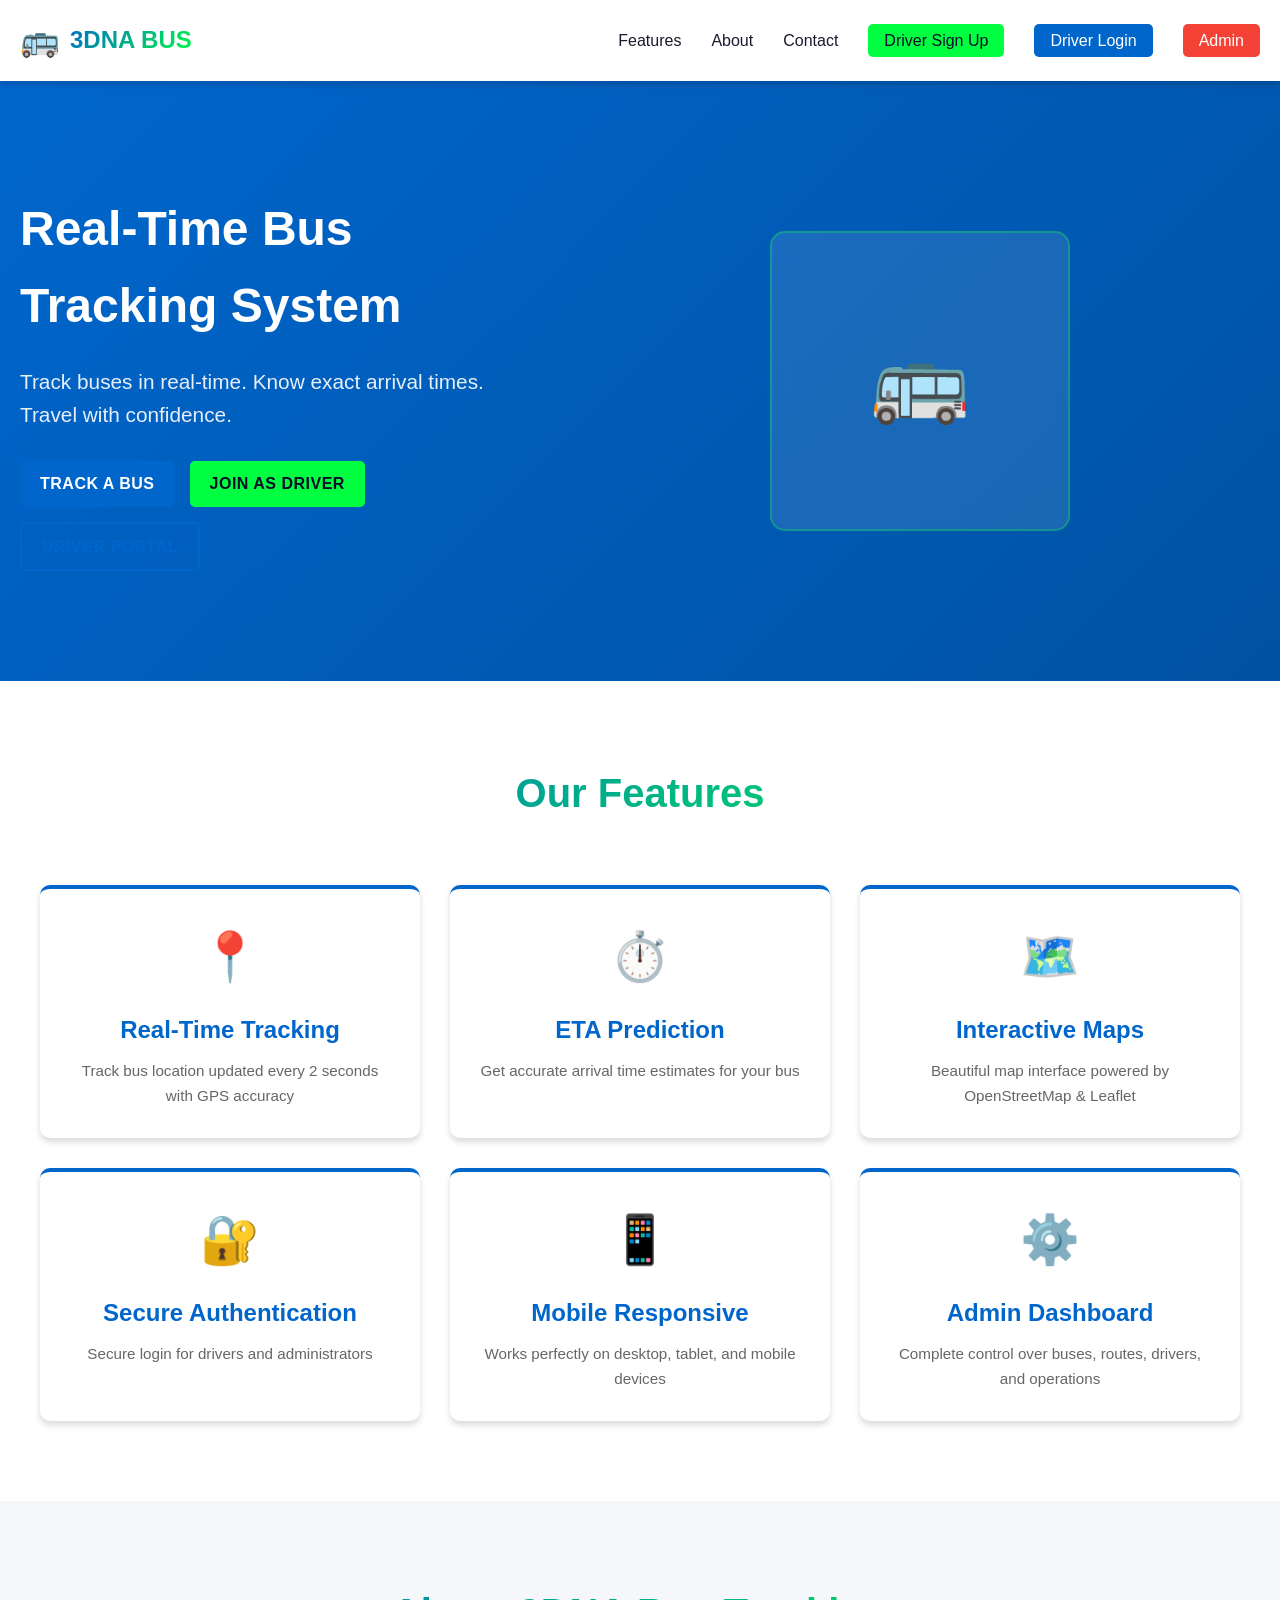
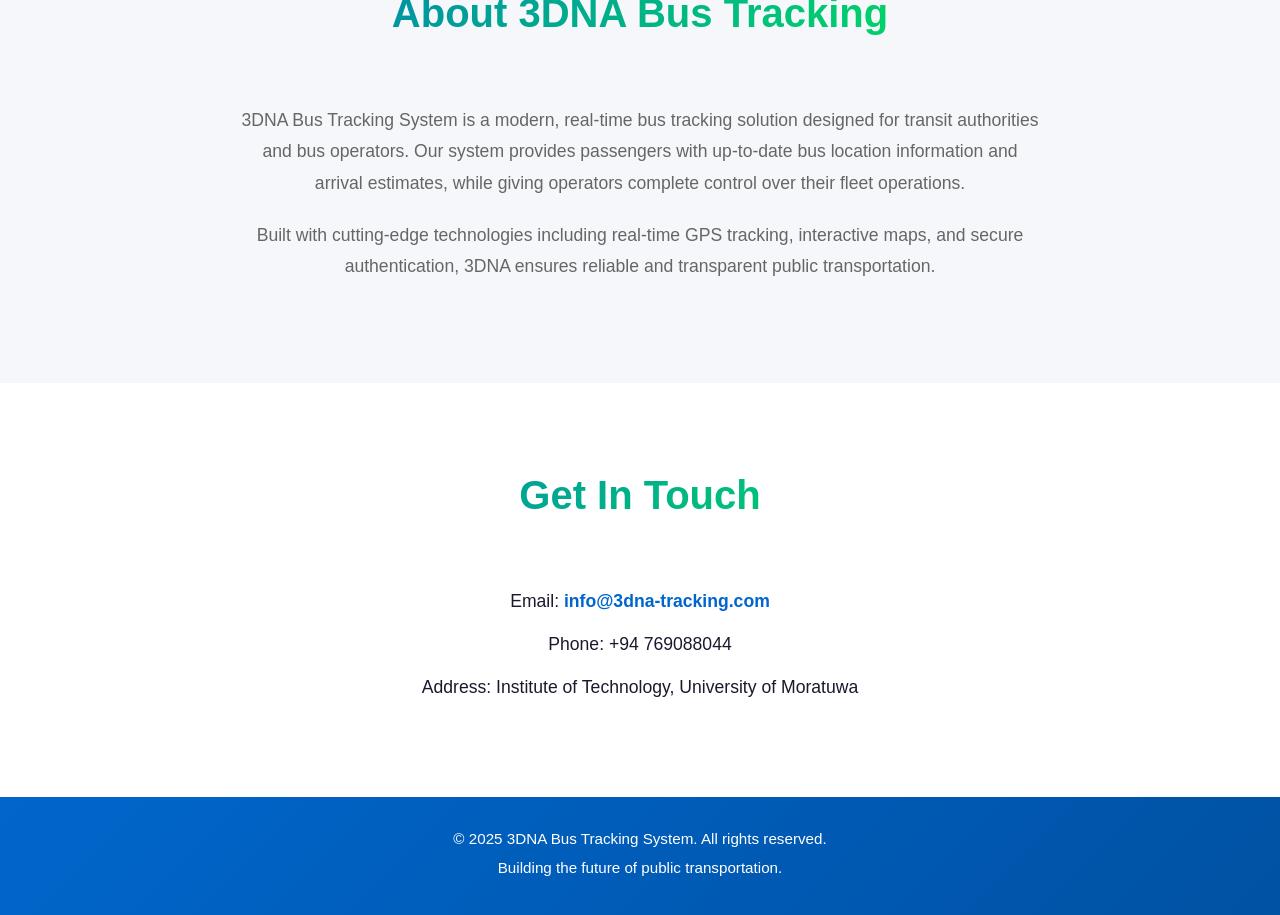
<file: 3DNA/frontend/pages/index.html>
<!DOCTYPE html>
<html lang="en">
<head>
    <meta charset="UTF-8">
    <meta name="viewport" content="width=device-width, initial-scale=1.0">
    <title>3DNA Bus Tracking System</title>
    <link rel="stylesheet" href="../css/styles.css">
    <link rel="stylesheet" href="../css/landing.css">
</head>
<body>
    <!-- Navigation Bar -->
    <nav class="navbar">
        <div class="nav-container">
            <div class="logo">
                <span class="logo-icon">🚌</span>
                <span class="logo-text">3DNA BUS</span>
            </div>
            <ul class="nav-links">
                <li><a href="#features">Features</a></li>
                <li><a href="#about">About</a></li>
                <li><a href="#contact">Contact</a></li>
                <li><a href="driver-signup.html" class="btn-signup">Driver Sign Up</a></li>
                <li><a href="driver-login.html" class="btn-login">Driver Login</a></li>
                <li><a href="admin-login.html" class="btn-admin">Admin</a></li>
            </ul>
        </div>
    </nav>

    <!-- Hero Section -->
    <section class="hero">
        <div class="hero-content">
            <h1>Real-Time Bus Tracking System</h1>
            <p>Track buses in real-time. Know exact arrival times. Travel with confidence.</p>
            <div class="hero-buttons">
                <a href="tracking-map.html" class="btn btn-primary">Track a Bus</a>
                <a href="driver-signup.html" class="btn btn-secondary">Join as Driver</a>
                <a href="driver-login.html" class="btn btn-secondary-outline">Driver Portal</a>
            </div>
        </div>
        <div class="hero-image">
            <div class="map-preview">
                <div class="bus-icon">🚌</div>
            </div>
        </div>
    </section>

    <!-- Features Section -->
    <section id="features" class="features">
        <h2>Our Features</h2>
        <div class="features-grid">
            <div class="feature-card">
                <div class="feature-icon">📍</div>
                <h3>Real-Time Tracking</h3>
                <p>Track bus location updated every 2 seconds with GPS accuracy</p>
            </div>
            <div class="feature-card">
                <div class="feature-icon">⏱️</div>
                <h3>ETA Prediction</h3>
                <p>Get accurate arrival time estimates for your bus</p>
            </div>
            <div class="feature-card">
                <div class="feature-icon">🗺️</div>
                <h3>Interactive Maps</h3>
                <p>Beautiful map interface powered by OpenStreetMap & Leaflet</p>
            </div>
            <div class="feature-card">
                <div class="feature-icon">🔐</div>
                <h3>Secure Authentication</h3>
                <p>Secure login for drivers and administrators</p>
            </div>
            <div class="feature-card">
                <div class="feature-icon">📱</div>
                <h3>Mobile Responsive</h3>
                <p>Works perfectly on desktop, tablet, and mobile devices</p>
            </div>
            <div class="feature-card">
                <div class="feature-icon">⚙️</div>
                <h3>Admin Dashboard</h3>
                <p>Complete control over buses, routes, drivers, and operations</p>
            </div>
        </div>
    </section>

    <!-- About Section -->
    <section id="about" class="about">
        <h2>About 3DNA Bus Tracking</h2>
        <div class="about-content">
            <p>3DNA Bus Tracking System is a modern, real-time bus tracking solution designed for transit authorities and bus operators. Our system provides passengers with up-to-date bus location information and arrival estimates, while giving operators complete control over their fleet operations.</p>
            <p>Built with cutting-edge technologies including real-time GPS tracking, interactive maps, and secure authentication, 3DNA ensures reliable and transparent public transportation.</p>
        </div>
    </section>

    <!-- Contact Section -->
    <section id="contact" class="contact">
        <h2>Get In Touch</h2>
        <div class="contact-info">
            <p>Email: <a href="mailto:info@3dna-tracking.com">info@3dna-tracking.com</a></p>
            <p>Phone: +94 769088044</p>
            <p>Address: Institute of Technology, University of Moratuwa</p>
        </div>
    </section>

    <!-- Footer -->
    <footer class="footer">
        <p>&copy; 2025 3DNA Bus Tracking System. All rights reserved.</p>
        <p>Building the future of public transportation.</p>
    </footer>
</body>
</html>
</file>
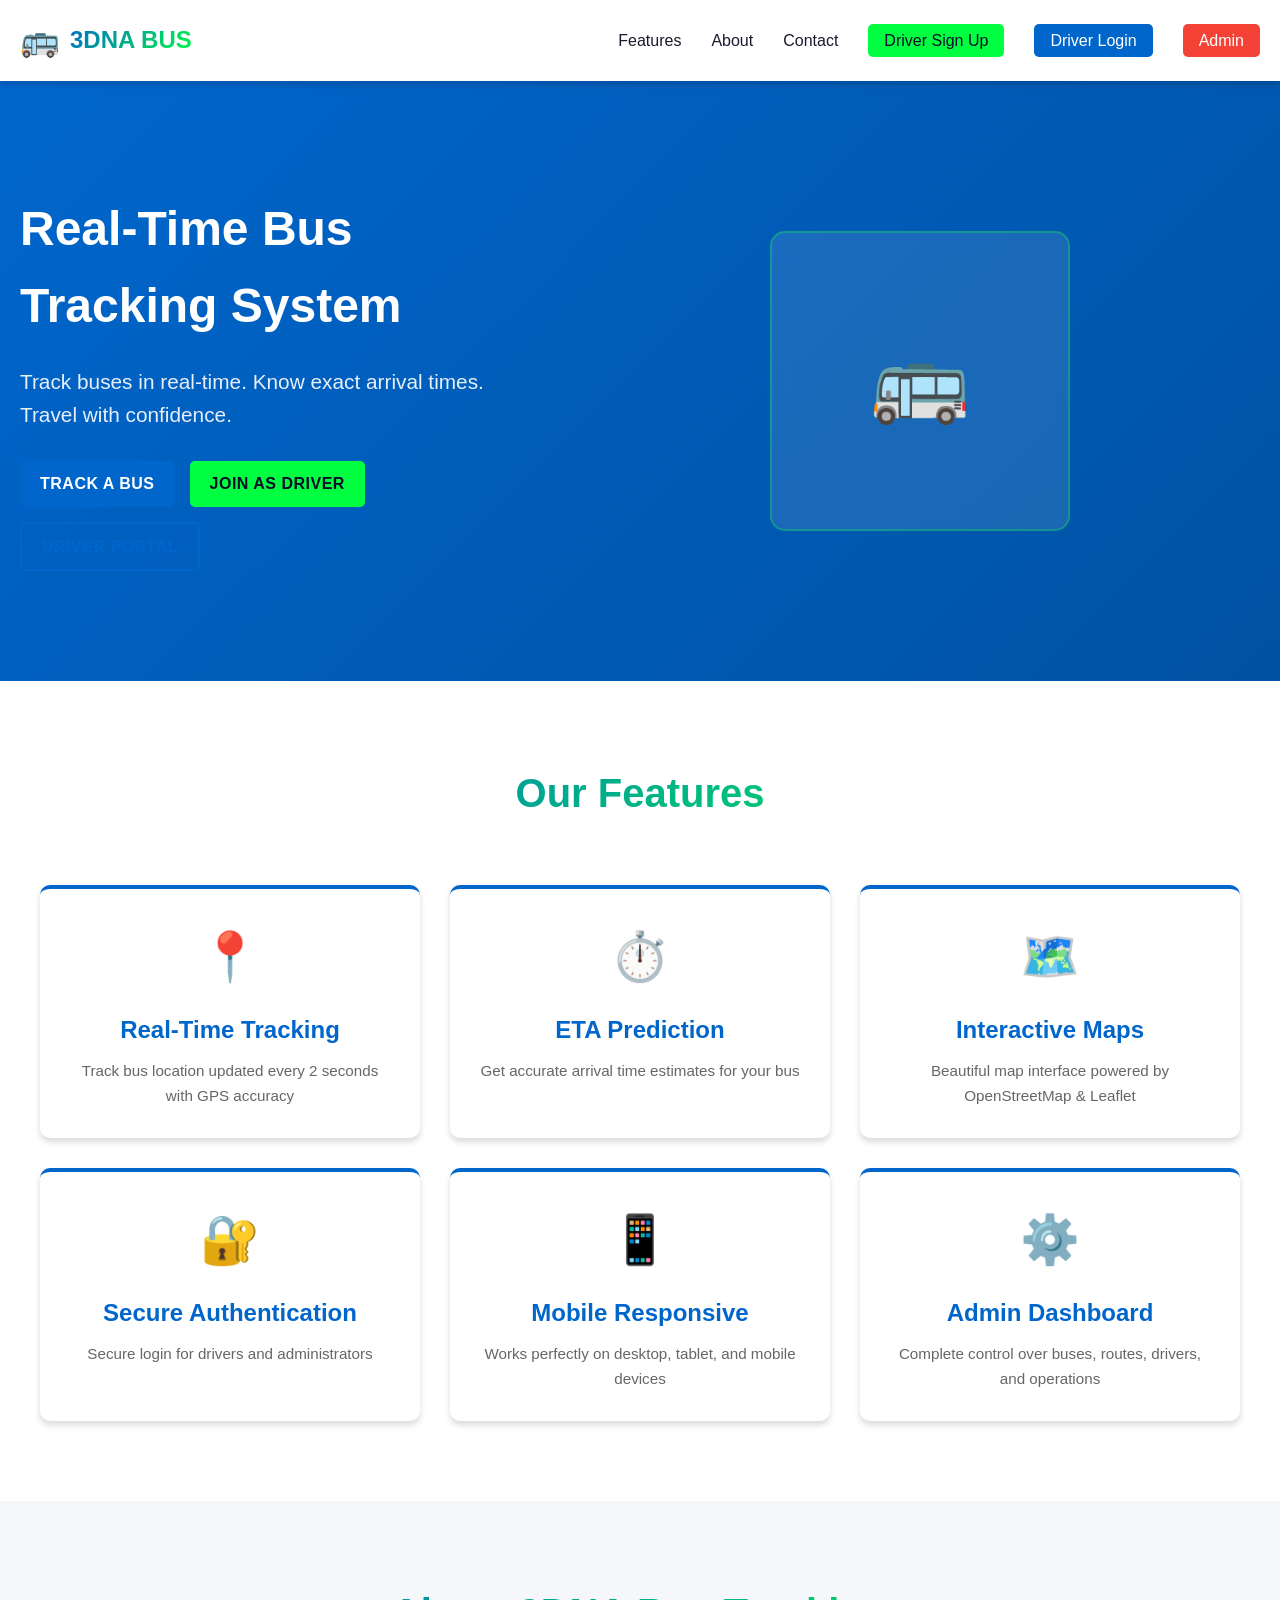
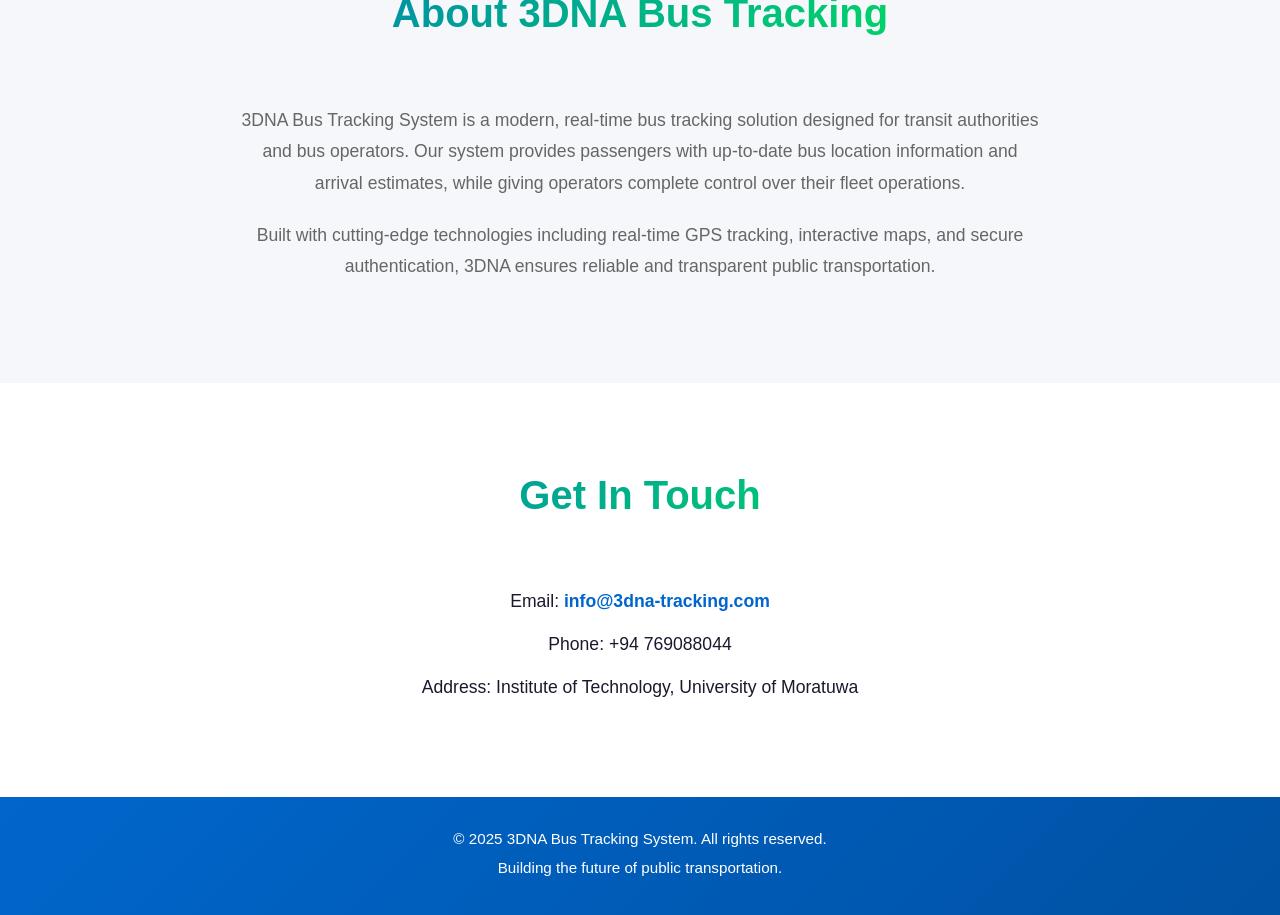
<file: 3DNA/frontend/pages/admin-dashboard.html>
<!DOCTYPE html>
<html lang="en">
<head>
    <meta charset="UTF-8">
    <meta name="viewport" content="width=device-width, initial-scale=1.0">
    <title>Admin Dashboard - 3DNA Bus Tracking</title>
    <link rel="stylesheet" href="../css/styles.css">
    <link rel="stylesheet" href="../css/admin-dashboard.css">
</head>
<body>
    <!-- Navigation -->
    <nav class="navbar admin-navbar">
        <div class="nav-container">
            <div class="logo">
                <span class="logo-icon">🚌</span>
                <span class="logo-text">3DNA ADMIN</span>
            </div>
            <ul class="nav-links">
                <li><a href="#" onclick="loadSection('dashboard')">Dashboard</a></li>
                <li><a href="#" onclick="loadSection('buses')">Buses</a></li>
                <li><a href="#" onclick="loadSection('routes')">Routes</a></li>
                <li><a href="#" onclick="loadSection('drivers')">Drivers</a></li>
                <li><a href="#" onclick="loadSection('users')">Users</a></li>
                <li><button onclick="logout()" class="btn-logout">Logout</button></li>
            </ul>
        </div>
    </nav>

    <!-- Main Admin Container -->
    <div class="admin-container">
        <!-- Sidebar -->
        <aside class="admin-sidebar">
            <div class="sidebar-menu">
                <button class="menu-item active" data-section="dashboard" onclick="loadSection('dashboard')">
                    📊 Dashboard
                </button>
                <button class="menu-item" data-section="buses" onclick="loadSection('buses')">
                    🚌 Buses
                </button>
                <button class="menu-item" data-section="routes" onclick="loadSection('routes')">
                    🗺️ Routes
                </button>
                <button class="menu-item" data-section="drivers" onclick="loadSection('drivers')">
                    👨‍💼 Drivers
                </button>
                <button class="menu-item" data-section="users" onclick="loadSection('users')">
                    👥 Users
                </button>
                <button class="menu-item" data-section="analytics" onclick="loadSection('analytics')">
                    📈 Analytics
                </button>
                <hr style="margin: 20px 0; border: none; border-top: 1px solid #ddd;">
                <button class="menu-item" onclick="logout()">
                    🚪 Logout
                </button>
            </div>
        </aside>

        <!-- Main Content Area -->
        <main class="admin-main">
            <!-- Dashboard Section -->
            <section id="dashboard" class="admin-section active">
                <div class="section-header">
                    <h2>Dashboard Overview</h2>
                </div>
                <div class="dashboard-grid">
                    <div class="stat-card">
                        <div class="stat-icon">🚌</div>
                        <div class="stat-content">
                            <h3>Total Buses</h3>
                            <p id="stat-buses">0</p>
                        </div>
                    </div>
                    <div class="stat-card">
                        <div class="stat-icon">✅</div>
                        <div class="stat-content">
                            <h3>Active Buses</h3>
                            <p id="stat-active">0</p>
                        </div>
                    </div>
                    <div class="stat-card">
                        <div class="stat-icon">👨‍💼</div>
                        <div class="stat-content">
                            <h3>Total Drivers</h3>
                            <p id="stat-drivers">0</p>
                        </div>
                    </div>
                    <div class="stat-card">
                        <div class="stat-icon">🗺️</div>
                        <div class="stat-content">
                            <h3>Total Routes</h3>
                            <p id="stat-routes">0</p>
                        </div>
                    </div>
                </div>
                <div class="activity-section">
                    <h3>Recent Activity</h3>
                    <div id="activity-log" class="activity-log">
                        <p>Loading activity...</p>
                    </div>
                </div>
            </section>

            <!-- Buses Management Section -->
            <section id="buses" class="admin-section">
                <div class="section-header">
                    <h2>Bus Management</h2>
                    <button class="btn btn-primary" onclick="showAddBusForm()">+ Add Bus</button>
                </div>
                <div id="buses-table-container" class="table-container">
                    <table class="admin-table">
                        <thead>
                            <tr>
                                <th>Bus #</th>
                                <th>Plate</th>
                                <th>Route</th>
                                <th>Driver</th>
                                <th>Status</th>
                                <th>Capacity</th>
                                <th>Actions</th>
                            </tr>
                        </thead>
                        <tbody id="buses-list">
                            <tr><td colspan="7">Loading buses...</td></tr>
                        </tbody>
                    </table>
                </div>
            </section>

            <!-- Routes Management Section -->
            <section id="routes" class="admin-section">
                <div class="section-header">
                    <h2>Route Management</h2>
                    <button class="btn btn-primary" onclick="showAddRouteForm()">+ Add Route</button>
                </div>
                <div id="routes-table-container" class="table-container">
                    <table class="admin-table">
                        <thead>
                            <tr>
                                <th>Route #</th>
                                <th>Name</th>
                                <th>Start</th>
                                <th>End</th>
                                <th>Distance</th>
                                <th>Est. Time</th>
                                <th>Stops</th>
                                <th>Actions</th>
                            </tr>
                        </thead>
                        <tbody id="routes-list">
                            <tr><td colspan="8">Loading routes...</td></tr>
                        </tbody>
                    </table>
                </div>
            </section>

            <!-- Drivers Management Section -->
            <section id="drivers" class="admin-section">
                <div class="section-header">
                    <h2>Driver Management</h2>
                    <button class="btn btn-primary" onclick="showAddDriverForm()">+ Add Driver</button>
                </div>
                <div id="drivers-table-container" class="table-container">
                    <table class="admin-table">
                        <thead>
                            <tr>
                                <th>ID</th>
                                <th>Name</th>
                                <th>Email</th>
                                <th>Phone</th>
                                <th>Bus</th>
                                <th>Status</th>
                                <th>Actions</th>
                            </tr>
                        </thead>
                        <tbody id="drivers-list">
                            <tr><td colspan="7">Loading drivers...</td></tr>
                        </tbody>
                    </table>
                </div>
            </section>

            <!-- Users Management Section -->
            <section id="users" class="admin-section">
                <div class="section-header">
                    <h2>User Management</h2>
                    <button class="btn btn-primary" onclick="showAddUserForm()">+ Add User</button>
                </div>
                <div id="users-table-container" class="table-container">
                    <table class="admin-table">
                        <thead>
                            <tr>
                                <th>ID</th>
                                <th>Name</th>
                                <th>Email</th>
                                <th>Type</th>
                                <th>Phone</th>
                                <th>Status</th>
                                <th>Actions</th>
                            </tr>
                        </thead>
                        <tbody id="users-list">
                            <tr><td colspan="7">Loading users...</td></tr>
                        </tbody>
                    </table>
                </div>
            </section>

            <!-- Analytics Section -->
            <section id="analytics" class="admin-section">
                <div class="section-header">
                    <h2>Analytics & Reports</h2>
                </div>
                <div class="analytics-grid">
                    <div class="analytics-card">
                        <h3>Fleet Status</h3>
                        <div id="fleet-status">Loading...</div>
                    </div>
                    <div class="analytics-card">
                        <h3>Daily Trips</h3>
                        <div id="daily-trips">Loading...</div>
                    </div>
                </div>
            </section>
        </main>
    </div>

    <!-- Modal for Forms -->
    <div id="modal" class="modal hidden">
        <div class="modal-content">
            <button class="modal-close" onclick="closeModal()">✕</button>
            <div id="modal-body"></div>
        </div>
    </div>

    <script src="../js/admin-dashboard.js"></script>
</body>
</html>
</file>
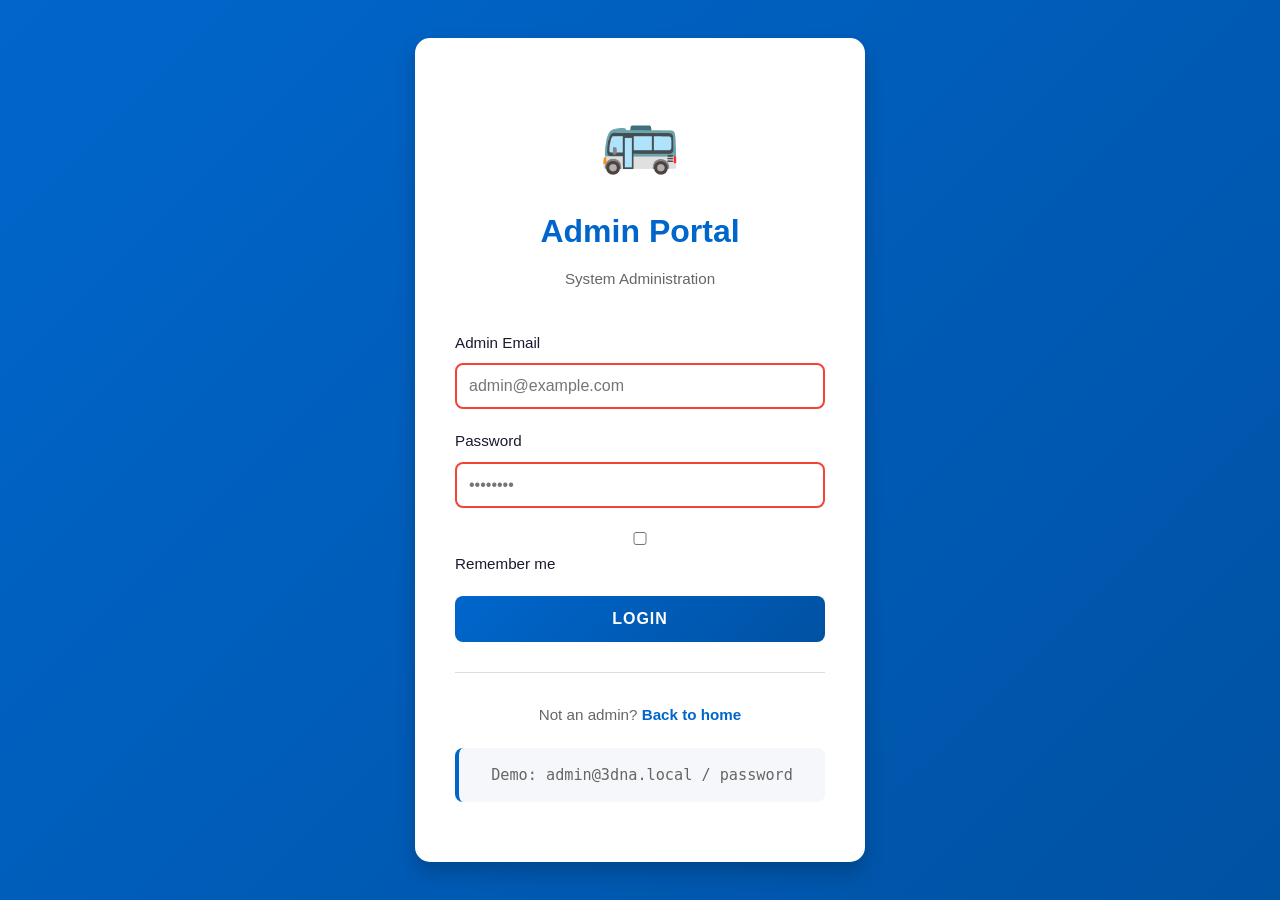
<file: 3DNA/frontend/pages/admin-login.html>
<!DOCTYPE html>
<html lang="en">
<head>
    <meta charset="UTF-8">
    <meta name="viewport" content="width=device-width, initial-scale=1.0">
    <title>Admin Login - 3DNA Bus Tracking</title>
    <link rel="stylesheet" href="../css/styles.css">
    <link rel="stylesheet" href="../css/auth.css">
</head>
<body class="auth-body">
    <div class="auth-container">
        <div class="auth-card">
            <div class="auth-header">
                <div class="logo-large">🚌</div>
                <h1>Admin Portal</h1>
                <p>System Administration</p>
            </div>

            <form id="admin-login-form" class="auth-form">
                <div class="form-group">
                    <label for="email">Admin Email</label>
                    <input type="email" id="email" name="email" required placeholder="admin@example.com">
                </div>

                <div class="form-group">
                    <label for="password">Password</label>
                    <input type="password" id="password" name="password" required placeholder="••••••••">
                </div>

                <div class="form-group">
                    <label class="checkbox">
                        <input type="checkbox" name="remember">
                        Remember me
                    </label>
                </div>

                <button type="submit" class="btn btn-primary btn-block">Login</button>

                <div id="error-message" class="error-message"></div>
                <div id="success-message" class="success-message"></div>
            </form>

            <div class="auth-footer">
                <p>Not an admin? <a href="index.html">Back to home</a></p>
                <p class="demo-credentials">Demo: admin@3dna.local / password</p>
            </div>
        </div>
    </div>

    <script src="../js/auth.js"></script>
    <script>
        // Admin-specific login
        document.getElementById('admin-login-form').addEventListener('submit', async (e) => {
            e.preventDefault();
            await handleAdminLogin();
        });

        async function handleAdminLogin() {
            const email = document.getElementById('email').value;
            const password = document.getElementById('password').value;
            const errorDiv = document.getElementById('error-message');
            const successDiv = document.getElementById('success-message');

            errorDiv.textContent = '';
            successDiv.textContent = '';

            try {
                const response = await fetch('../../backend/api/auth.php?action=login', {
                    method: 'POST',
                    headers: {
                        'Content-Type': 'application/json'
                    },
                    body: JSON.stringify({
                        email: email,
                        password: password,
                        user_type: 'admin'
                    })
                });

                const data = await response.json();

                if (data.success) {
                    successDiv.textContent = 'Login successful! Redirecting...';
                    localStorage.setItem('user_id', data.user_id);
                    localStorage.setItem('user_type', 'admin');
                    localStorage.setItem('user_email', email);
                    localStorage.setItem('auth_token', data.token);
                    
                    setTimeout(() => {
                        window.location.href = 'admin-dashboard.html';
                    }, 1500);
                } else {
                    errorDiv.textContent = data.message || 'Login failed';
                }
            } catch (error) {
                errorDiv.textContent = 'Error: ' + error.message;
            }
        }
    </script>
</body>
</html>
</file>
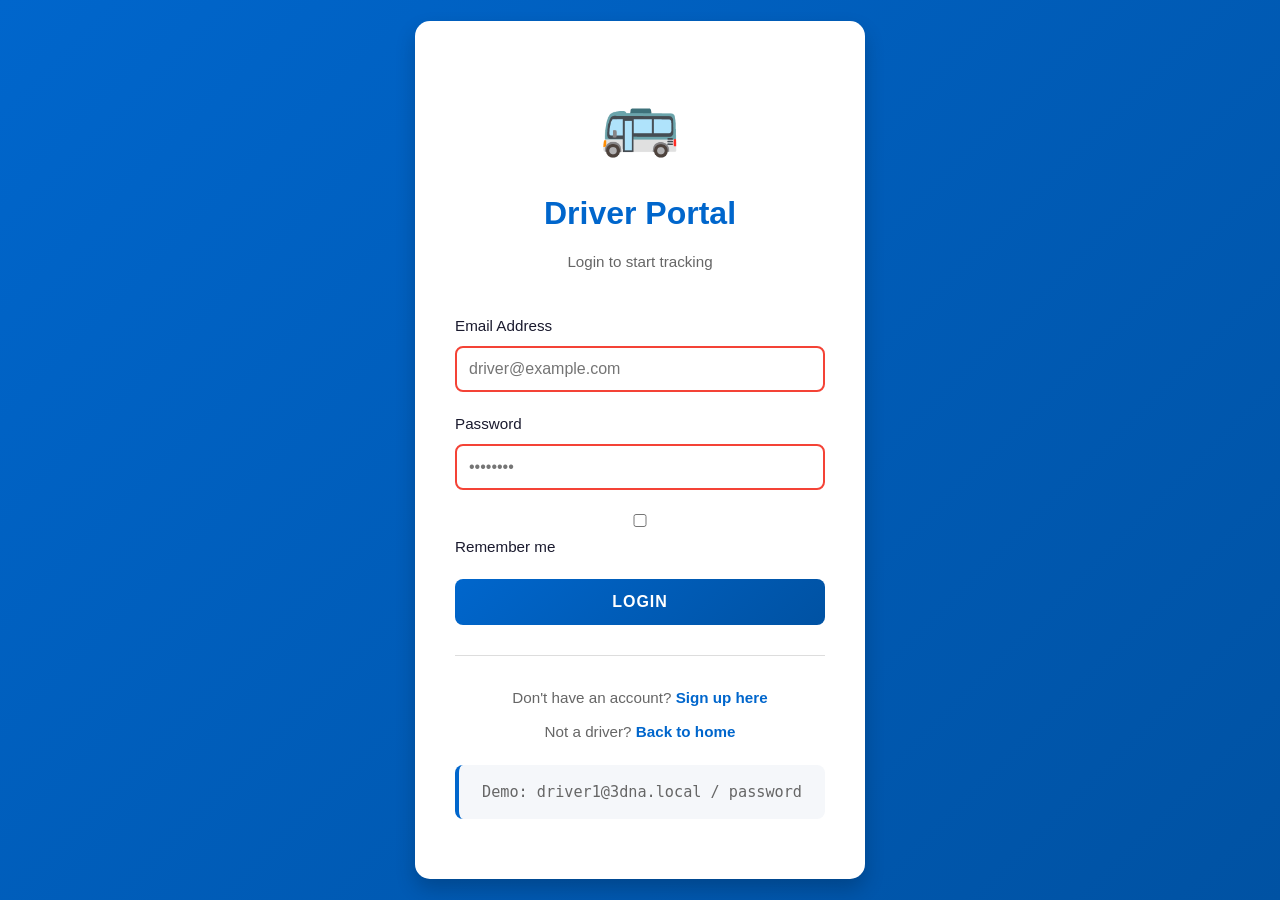
<file: 3DNA/frontend/pages/driver-login.html>
<!DOCTYPE html>
<html lang="en">
<head>
    <meta charset="UTF-8">
    <meta name="viewport" content="width=device-width, initial-scale=1.0">
    <title>Driver Login - 3DNA Bus Tracking</title>
    <link rel="stylesheet" href="../css/styles.css">
    <link rel="stylesheet" href="../css/auth.css">
</head>
<body class="auth-body">
    <div class="auth-container">
        <div class="auth-card">
            <div class="auth-header">
                <div class="logo-large">🚌</div>
                <h1>Driver Portal</h1>
                <p>Login to start tracking</p>
            </div>

            <form id="driver-login-form" class="auth-form">
                <div class="form-group">
                    <label for="email">Email Address</label>
                    <input type="email" id="email" name="email" required placeholder="driver@example.com">
                </div>

                <div class="form-group">
                    <label for="password">Password</label>
                    <input type="password" id="password" name="password" required placeholder="••••••••">
                </div>

                <div class="form-group">
                    <label class="checkbox">
                        <input type="checkbox" name="remember">
                        Remember me
                    </label>
                </div>

                <button type="submit" class="btn btn-primary btn-block">Login</button>

                <div id="error-message" class="error-message"></div>
                <div id="success-message" class="success-message"></div>
            </form>

            <div class="auth-footer">
                <p>Don't have an account? <a href="driver-signup.html">Sign up here</a></p>
                <p>Not a driver? <a href="index.html">Back to home</a></p>
                <p class="demo-credentials">Demo: driver1@3dna.local / password</p>
            </div>
        </div>
    </div>

    <script src="../js/auth.js"></script>
    <script>
        // Driver-specific login
        document.getElementById('driver-login-form').addEventListener('submit', async (e) => {
            e.preventDefault();
            await handleDriverLogin();
        });

        async function handleDriverLogin() {
            const email = document.getElementById('email').value;
            const password = document.getElementById('password').value;
            const errorDiv = document.getElementById('error-message');
            const successDiv = document.getElementById('success-message');

            errorDiv.textContent = '';
            successDiv.textContent = '';

            try {
                const response = await fetch('../../backend/api/auth.php?action=login', {
                    method: 'POST',
                    headers: {
                        'Content-Type': 'application/json'
                    },
                    body: JSON.stringify({
                        email: email,
                        password: password,
                        user_type: 'driver'
                    })
                });

                const data = await response.json();

                if (data.success) {
                    successDiv.textContent = 'Login successful! Redirecting...';
                    localStorage.setItem('user_id', data.user_id);
                    localStorage.setItem('user_type', 'driver');
                    localStorage.setItem('user_email', email);
                    localStorage.setItem('auth_token', data.token);
                    
                    setTimeout(() => {
                        window.location.href = 'driver-dashboard.html';
                    }, 1500);
                } else {
                    errorDiv.textContent = data.message || 'Login failed';
                }
            } catch (error) {
                errorDiv.textContent = 'Error: ' + error.message;
            }
        }
    </script>
</body>
</html>
</file>
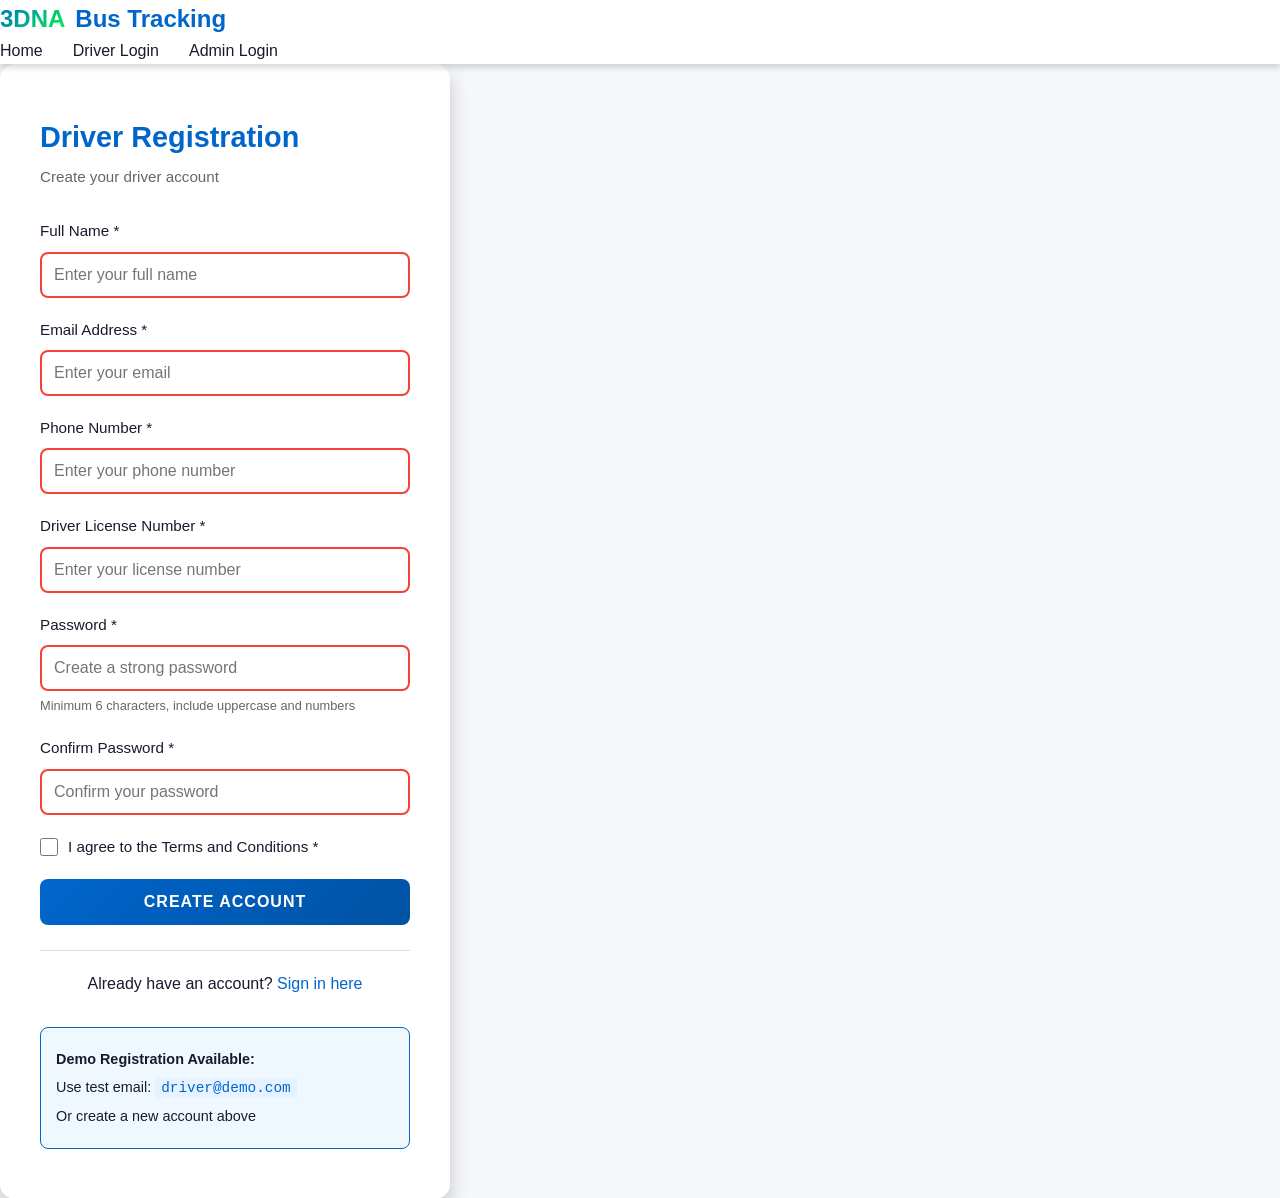
<file: 3DNA/frontend/pages/driver-signup.html>
<!DOCTYPE html>
<html lang="en">
<head>
    <meta charset="UTF-8">
    <meta name="viewport" content="width=device-width, initial-scale=1.0">
    <title>Driver Sign Up - 3DNA Bus Tracking</title>
    <link rel="stylesheet" href="../css/styles.css">
    <link rel="stylesheet" href="../css/auth.css">
</head>
<body>
    <nav class="navbar">
        <div class="navbar-container">
            <div class="logo">
                <span class="logo-text">3DNA</span>
                <span class="logo-subtitle">Bus Tracking</span>
            </div>
            <ul class="nav-links">
                <li><a href="index.html">Home</a></li>
                <li><a href="driver-login.html">Driver Login</a></li>
                <li><a href="admin-login.html">Admin Login</a></li>
            </ul>
        </div>
    </nav>

    <div class="auth-container">
        <div class="auth-card">
            <h1>Driver Registration</h1>
            <p class="auth-subtitle">Create your driver account</p>

            <form id="signupForm" class="auth-form">
                <div class="form-group">
                    <label for="fullName">Full Name *</label>
                    <input type="text" id="fullName" name="fullName" placeholder="Enter your full name" required>
                    <span class="error-message" id="fullNameError"></span>
                </div>

                <div class="form-group">
                    <label for="email">Email Address *</label>
                    <input type="email" id="email" name="email" placeholder="Enter your email" required>
                    <span class="error-message" id="emailError"></span>
                </div>

                <div class="form-group">
                    <label for="phone">Phone Number *</label>
                    <input type="tel" id="phone" name="phone" placeholder="Enter your phone number" required>
                    <span class="error-message" id="phoneError"></span>
                </div>

                <div class="form-group">
                    <label for="license">Driver License Number *</label>
                    <input type="text" id="license" name="license" placeholder="Enter your license number" required>
                    <span class="error-message" id="licenseError"></span>
                </div>

                <div class="form-group">
                    <label for="password">Password *</label>
                    <input type="password" id="password" name="password" placeholder="Create a strong password" required>
                    <span class="error-message" id="passwordError"></span>
                    <small>Minimum 6 characters, include uppercase and numbers</small>
                </div>

                <div class="form-group">
                    <label for="confirmPassword">Confirm Password *</label>
                    <input type="password" id="confirmPassword" name="confirmPassword" placeholder="Confirm your password" required>
                    <span class="error-message" id="confirmPasswordError"></span>
                </div>

                <div class="form-group checkbox">
                    <input type="checkbox" id="terms" name="terms" required>
                    <label for="terms">I agree to the Terms and Conditions *</label>
                    <span class="error-message" id="termsError"></span>
                </div>

                <button type="submit" class="btn btn-primary btn-block">Create Account</button>

                <div class="success-message" id="successMessage" style="display: none;">
                    ✓ Account created successfully! Redirecting to login...
                </div>

                <div class="form-divider">
                    <p>Already have an account? <a href="driver-login.html">Sign in here</a></p>
                </div>
            </form>

            <div class="demo-info">
                <p><strong>Demo Registration Available:</strong></p>
                <p>Use test email: <code>driver@demo.com</code></p>
                <p>Or create a new account above</p>
            </div>
        </div>
    </div>

    <script src="../js/auth.js"></script>
    <script src="../js/driver-signup.js"></script>
</body>
</html>
</file>
<file: 3DNA/frontend/css/styles.css>
/* ============================================
   3DNA BUS TRACKING - GLOBAL STYLES
   ============================================ */

:root {
    /* 3DNA Theme Colors */
    --primary-blue: #0066cc;
    --neon-green: #00ff41;
    --dark-bg: #0a0e27;
    --light-bg: #f5f7fa;
    --text-primary: #1a1a2e;
    --text-secondary: #666;
    --border-color: #ddd;
    --success: #4caf50;
    --warning: #ff9800;
    --danger: #f44336;
    --info: #2196f3;

    /* Shadows */
    --shadow-sm: 0 1px 3px rgba(0, 0, 0, 0.1);
    --shadow-md: 0 4px 6px rgba(0, 0, 0, 0.15);
    --shadow-lg: 0 10px 20px rgba(0, 0, 0, 0.2);

    /* Transitions */
    --transition: all 0.3s ease;
}

* {
    margin: 0;
    padding: 0;
    box-sizing: border-box;
}

body {
    font-family: 'Segoe UI', Tahoma, Geneva, Verdana, sans-serif;
    color: var(--text-primary);
    background-color: var(--light-bg);
    line-height: 1.6;
}

/* ============================================
   TYPOGRAPHY
   ============================================ */

h1, h2, h3, h4, h5, h6 {
    font-weight: 600;
    margin-bottom: 10px;
}

h1 {
    font-size: 2.5rem;
}

h2 {
    font-size: 2rem;
}

h3 {
    font-size: 1.5rem;
}

a {
    color: var(--primary-blue);
    text-decoration: none;
    transition: var(--transition);
}

a:hover {
    color: var(--neon-green);
}

/* ============================================
   NAVIGATION BAR
   ============================================ */

.navbar {
    background-color: white;
    box-shadow: var(--shadow-md);
    position: sticky;
    top: 0;
    z-index: 1000;
    padding: 0;
}

.nav-container {
    max-width: 1400px;
    margin: 0 auto;
    padding: 15px 20px;
    display: flex;
    justify-content: space-between;
    align-items: center;
}

.logo {
    display: flex;
    align-items: center;
    font-size: 1.5rem;
    font-weight: bold;
    color: var(--primary-blue);
    gap: 10px;
}

.logo-icon {
    font-size: 2rem;
}

.logo-text {
    background: linear-gradient(135deg, var(--primary-blue), var(--neon-green));
    -webkit-background-clip: text;
    -webkit-text-fill-color: transparent;
    background-clip: text;
}

.nav-links {
    display: flex;
    list-style: none;
    gap: 30px;
    align-items: center;
}

.nav-links a {
    color: var(--text-primary);
    font-weight: 500;
    transition: var(--transition);
}

.nav-links a:hover {
    color: var(--primary-blue);
}

.btn-signup {
    background-color: var(--neon-green);
    color: var(--dark-bg) !important;
    padding: 8px 16px;
    border-radius: 5px;
    font-weight: 600;
    transition: var(--transition);
}

.btn-signup:hover {
    background-color: #00cc34;
    box-shadow: 0 0 15px rgba(0, 255, 65, 0.4);
}

.btn-login {
    background-color: var(--primary-blue);
    color: white !important;
    padding: 8px 16px;
    border-radius: 5px;
    transition: var(--transition);
}

.btn-login:hover {
    background-color: #0052a3;
}

.btn-admin {
    background-color: var(--danger);
    color: white !important;
    padding: 8px 16px;
    border-radius: 5px;
    font-weight: 600;
    transition: var(--transition);
}

.btn-admin:hover {
    background-color: #d32f2f;
    box-shadow: var(--shadow-md);
}

.admin-navbar {
    background: linear-gradient(135deg, var(--primary-blue), #0052a3);
}

.admin-navbar .logo-text {
    color: white;
}

/* ============================================
   BUTTONS
   ============================================ */

.btn {
    padding: 10px 20px;
    border: none;
    border-radius: 5px;
    font-size: 1rem;
    font-weight: 600;
    cursor: pointer;
    transition: var(--transition);
    text-transform: uppercase;
    letter-spacing: 0.5px;
}

.btn-primary {
    background-color: var(--primary-blue);
    color: white;
}

.btn-primary:hover {
    background-color: #0052a3;
    box-shadow: var(--shadow-md);
    transform: translateY(-2px);
}

.btn-secondary {
    background-color: var(--neon-green);
    color: var(--dark-bg);
}

.btn-secondary:hover {
    background-color: #00cc34;
    box-shadow: 0 0 15px rgba(0, 255, 65, 0.4);
}

.btn-secondary-outline {
    background-color: transparent;
    color: var(--primary-blue) !important;
    border: 2px solid var(--primary-blue);
}

.btn-secondary-outline:hover {
    background-color: var(--primary-blue);
    color: white !important;
    box-shadow: var(--shadow-md);
}

.btn-success {
    background-color: var(--success);
    color: white;
}

.btn-success:hover {
    background-color: #45a049;
}

.btn-danger {
    background-color: var(--danger);
    color: white;
}

.btn-danger:hover {
    background-color: #da190b;
}

.btn-warning {
    background-color: var(--warning);
    color: white;
}

.btn-warning:hover {
    background-color: #e68900;
}

.btn-block {
    width: 100%;
    display: block;
}

.btn-refresh {
    background-color: var(--primary-blue);
    color: white;
    padding: 8px 16px;
    border-radius: 5px;
    border: none;
    cursor: pointer;
    font-weight: 600;
    transition: var(--transition);
}

.btn-refresh:hover {
    background-color: #0052a3;
}

.btn-logout {
    background-color: var(--danger);
    color: white;
    padding: 8px 16px;
    border: none;
    border-radius: 5px;
    cursor: pointer;
    font-weight: 600;
    transition: var(--transition);
}

.btn-logout:hover {
    background-color: #da190b;
}

/* ============================================
   FORMS
   ============================================ */

.form-group {
    margin-bottom: 20px;
}

label {
    display: block;
    margin-bottom: 8px;
    font-weight: 600;
    color: var(--text-primary);
}

input[type="text"],
input[type="email"],
input[type="password"],
input[type="number"],
input[type="date"],
input[type="time"],
select,
textarea {
    width: 100%;
    padding: 12px;
    border: 1px solid var(--border-color);
    border-radius: 5px;
    font-size: 1rem;
    font-family: inherit;
    transition: var(--transition);
}

input[type="text"]:focus,
input[type="email"]:focus,
input[type="password"]:focus,
input[type="number"]:focus,
input[type="date"]:focus,
input[type="time"]:focus,
select:focus,
textarea:focus {
    outline: none;
    border-color: var(--primary-blue);
    box-shadow: 0 0 0 3px rgba(0, 102, 204, 0.1);
}

.checkbox {
    display: flex;
    align-items: center;
    font-weight: 400;
}

input[type="checkbox"] {
    margin-right: 10px;
    cursor: pointer;
}

/* ============================================
   UTILITY CLASSES
   ============================================ */

.container {
    max-width: 1200px;
    margin: 0 auto;
    padding: 0 20px;
}

.hidden {
    display: none !important;
}

.error-message {
    background-color: #ffebee;
    color: var(--danger);
    padding: 12px;
    border-radius: 5px;
    margin-bottom: 15px;
    border-left: 4px solid var(--danger);
    display: none;
}

.error-message:not(:empty) {
    display: block;
}

.success-message {
    background-color: #e8f5e9;
    color: var(--success);
    padding: 12px;
    border-radius: 5px;
    margin-bottom: 15px;
    border-left: 4px solid var(--success);
    display: none;
}

.success-message:not(:empty) {
    display: block;
}

.loading {
    text-align: center;
    color: var(--text-secondary);
    padding: 20px;
}

/* ============================================
   RESPONSIVE DESIGN
   ============================================ */

@media (max-width: 768px) {
    .nav-links {
        gap: 10px;
        font-size: 0.9rem;
    }

    h1 {
        font-size: 1.8rem;
    }

    h2 {
        font-size: 1.5rem;
    }

    .btn {
        padding: 8px 16px;
        font-size: 0.9rem;
    }
}

@media (max-width: 480px) {
    .nav-container {
        flex-direction: column;
        gap: 10px;
    }

    .nav-links {
        flex-direction: column;
        gap: 10px;
        width: 100%;
    }

    .logo {
        width: 100%;
        justify-content: center;
    }
}
</file>
<file: 3DNA/frontend/css/landing.css>
/* ============================================
   LANDING PAGE STYLES
   ============================================ */

.hero {
    background: linear-gradient(135deg, var(--primary-blue), #0052a3);
    color: white;
    padding: 80px 20px;
    display: flex;
    align-items: center;
    justify-content: center;
    gap: 60px;
    min-height: 600px;
}

.hero-content {
    max-width: 500px;
    flex: 1;
}

.hero-content h1 {
    font-size: 3rem;
    margin-bottom: 20px;
    color: white;
}

.hero-content p {
    font-size: 1.3rem;
    margin-bottom: 30px;
    color: rgba(255, 255, 255, 0.9);
}

.hero-buttons {
    display: flex;
    gap: 15px;
    flex-wrap: wrap;
}

.hero-image {
    flex: 1;
    display: flex;
    justify-content: center;
    align-items: center;
}

.map-preview {
    width: 300px;
    height: 300px;
    background-color: rgba(255, 255, 255, 0.1);
    border-radius: 15px;
    display: flex;
    justify-content: center;
    align-items: center;
    backdrop-filter: blur(10px);
    border: 2px solid rgba(0, 255, 65, 0.3);
}

.bus-icon {
    font-size: 5rem;
    animation: bounce 2s infinite;
}

@keyframes bounce {
    0%, 100% {
        transform: translateY(0);
    }
    50% {
        transform: translateY(-20px);
    }
}

/* Features Section */

.features {
    padding: 80px 20px;
    background-color: white;
}

.features h2,
.about h2,
.contact h2 {
    text-align: center;
    font-size: 2.5rem;
    margin-bottom: 60px;
    background: linear-gradient(135deg, var(--primary-blue), var(--neon-green));
    -webkit-background-clip: text;
    -webkit-text-fill-color: transparent;
    background-clip: text;
}

.features-grid {
    display: grid;
    grid-template-columns: repeat(auto-fit, minmax(280px, 1fr));
    gap: 30px;
    max-width: 1200px;
    margin: 0 auto;
}

.feature-card {
    background: white;
    padding: 30px;
    border-radius: 10px;
    box-shadow: var(--shadow-md);
    text-align: center;
    transition: var(--transition);
    border-top: 4px solid var(--primary-blue);
}

.feature-card:hover {
    transform: translateY(-10px);
    box-shadow: var(--shadow-lg);
    border-top-color: var(--neon-green);
}

.feature-icon {
    font-size: 3rem;
    margin-bottom: 15px;
}

.feature-card h3 {
    margin-bottom: 10px;
    color: var(--primary-blue);
}

.feature-card p {
    color: var(--text-secondary);
    font-size: 0.95rem;
}

/* About Section */

.about {
    padding: 80px 20px;
    background-color: var(--light-bg);
}

.about-content {
    max-width: 800px;
    margin: 0 auto;
    text-align: center;
    font-size: 1.1rem;
    color: var(--text-secondary);
    line-height: 1.8;
}

.about-content p {
    margin-bottom: 20px;
}

/* Contact Section */

.contact {
    padding: 80px 20px;
    background-color: white;
}

.contact-info {
    text-align: center;
    max-width: 600px;
    margin: 0 auto;
    font-size: 1.1rem;
}

.contact-info p {
    margin-bottom: 15px;
}

.contact-info a {
    color: var(--primary-blue);
    font-weight: 600;
}

/* Footer */

.footer {
    background: linear-gradient(135deg, var(--primary-blue), #0052a3);
    color: white;
    padding: 30px 20px;
    text-align: center;
}

.footer p {
    margin-bottom: 5px;
    font-size: 0.95rem;
}

/* Responsive */

@media (max-width: 768px) {
    .hero {
        flex-direction: column;
        padding: 60px 20px;
        gap: 40px;
    }

    .hero-content h1 {
        font-size: 2rem;
    }

    .hero-image {
        width: 100%;
    }

    .map-preview {
        width: 250px;
        height: 250px;
    }

    .features-grid {
        grid-template-columns: 1fr;
    }

    .features,
    .about,
    .contact {
        padding: 60px 20px;
    }
}
</file>
<file: 3DNA/frontend/css/admin-dashboard.css>
/* ============================================
   ADMIN DASHBOARD STYLES
   ============================================ */

.admin-container {
    display: grid;
    grid-template-columns: 250px 1fr;
    min-height: calc(100vh - 70px);
    gap: 0;
}

/* Admin Sidebar */

.admin-sidebar {
    background-color: #1a1a2e;
    padding: 30px 20px;
    overflow-y: auto;
    border-right: 1px solid rgba(0, 255, 65, 0.2);
}

.sidebar-menu {
    display: flex;
    flex-direction: column;
    gap: 10px;
}

.menu-item {
    background: none;
    border: none;
    color: white;
    padding: 15px 20px;
    text-align: left;
    cursor: pointer;
    border-radius: 8px;
    transition: var(--transition);
    font-weight: 600;
    font-size: 0.95rem;
}

.menu-item:hover {
    background-color: rgba(0, 255, 65, 0.1);
    border-left: 3px solid var(--neon-green);
}

.menu-item.active {
    background-color: var(--primary-blue);
    color: white;
    border-left: 3px solid var(--neon-green);
}

/* Admin Main Content */

.admin-main {
    padding: 30px 40px;
    overflow-y: auto;
    background-color: var(--light-bg);
}

.admin-section {
    display: none;
    animation: fadeIn 0.3s ease;
}

.admin-section.active {
    display: block;
}

@keyframes fadeIn {
    from {
        opacity: 0;
    }
    to {
        opacity: 1;
    }
}

.section-header {
    display: flex;
    justify-content: space-between;
    align-items: center;
    margin-bottom: 30px;
    padding-bottom: 20px;
    border-bottom: 2px solid var(--border-color);
}

.section-header h2 {
    color: var(--primary-blue);
    font-size: 1.8rem;
}

/* Dashboard Grid */

.dashboard-grid {
    display: grid;
    grid-template-columns: repeat(auto-fit, minmax(250px, 1fr));
    gap: 25px;
    margin-bottom: 40px;
}

.stat-card {
    background: white;
    padding: 30px;
    border-radius: 12px;
    box-shadow: var(--shadow-md);
    display: flex;
    align-items: center;
    gap: 20px;
    transition: var(--transition);
    border-left: 4px solid var(--primary-blue);
}

.stat-card:hover {
    transform: translateY(-5px);
    box-shadow: var(--shadow-lg);
}

.stat-icon {
    font-size: 3rem;
}

.stat-content h3 {
    color: var(--text-secondary);
    font-size: 0.95rem;
    text-transform: uppercase;
    font-weight: 600;
    margin-bottom: 10px;
}

.stat-content p {
    font-size: 2.5rem;
    font-weight: 700;
    color: var(--primary-blue);
}

/* Activity Log */

.activity-section {
    background: white;
    padding: 30px;
    border-radius: 12px;
    box-shadow: var(--shadow-md);
}

.activity-section h3 {
    color: var(--primary-blue);
    margin-bottom: 20px;
}

.activity-log {
    display: flex;
    flex-direction: column;
    gap: 10px;
}

.activity-item {
    display: flex;
    gap: 15px;
    padding: 15px;
    background-color: var(--light-bg);
    border-radius: 8px;
    border-left: 3px solid var(--primary-blue);
}

.activity-time {
    color: var(--text-secondary);
    font-size: 0.85rem;
    min-width: 100px;
}

.activity-text {
    color: var(--text-primary);
    font-size: 0.95rem;
}

/* Tables */

.table-container {
    background: white;
    border-radius: 12px;
    overflow: hidden;
    box-shadow: var(--shadow-md);
    overflow-x: auto;
}

.admin-table {
    width: 100%;
    border-collapse: collapse;
}

.admin-table thead {
    background-color: #f5f7fa;
    border-bottom: 2px solid var(--border-color);
}

.admin-table th {
    padding: 20px;
    text-align: left;
    font-weight: 700;
    color: var(--primary-blue);
    text-transform: uppercase;
    font-size: 0.85rem;
}

.admin-table td {
    padding: 15px 20px;
    border-bottom: 1px solid var(--border-color);
}

.admin-table tbody tr:hover {
    background-color: var(--light-bg);
}

.admin-table tbody tr:last-child td {
    border-bottom: none;
}

.status-badge {
    display: inline-block;
    padding: 8px 12px;
    border-radius: 6px;
    font-size: 0.8rem;
    font-weight: 600;
    text-transform: uppercase;
}

.status-active {
    background-color: #c8e6c9;
    color: #2e7d32;
}

.status-inactive {
    background-color: #f5f5f5;
    color: #666;
}

.status-maintenance {
    background-color: #fff3e0;
    color: #e65100;
}

.status-stopped {
    background-color: #ffebee;
    color: #c62828;
}

.action-buttons {
    display: flex;
    gap: 8px;
}

.action-btn {
    padding: 6px 12px;
    border: none;
    border-radius: 5px;
    cursor: pointer;
    font-size: 0.8rem;
    transition: var(--transition);
    font-weight: 600;
}

.action-btn-edit {
    background-color: var(--info);
    color: white;
}

.action-btn-edit:hover {
    background-color: #0b7dda;
}

.action-btn-delete {
    background-color: var(--danger);
    color: white;
}

.action-btn-delete:hover {
    background-color: #da190b;
}

.action-btn-view {
    background-color: var(--primary-blue);
    color: white;
}

.action-btn-view:hover {
    background-color: #0052a3;
}

/* Modal */

.modal {
    position: fixed;
    top: 0;
    left: 0;
    right: 0;
    bottom: 0;
    background-color: rgba(0, 0, 0, 0.5);
    display: flex;
    justify-content: center;
    align-items: center;
    z-index: 2000;
    animation: fadeIn 0.3s ease;
}

.modal.hidden {
    display: none;
}

.modal-content {
    background: white;
    padding: 40px;
    border-radius: 12px;
    max-width: 600px;
    max-height: 80vh;
    overflow-y: auto;
    position: relative;
    box-shadow: var(--shadow-lg);
    animation: slideUp 0.3s ease;
}

.modal-close {
    position: absolute;
    top: 15px;
    right: 20px;
    background: none;
    border: none;
    font-size: 2rem;
    cursor: pointer;
    color: var(--text-secondary);
}

.modal-close:hover {
    color: var(--danger);
}

/* Analytics */

.analytics-grid {
    display: grid;
    grid-template-columns: repeat(auto-fit, minmax(300px, 1fr));
    gap: 25px;
}

.analytics-card {
    background: white;
    padding: 30px;
    border-radius: 12px;
    box-shadow: var(--shadow-md);
}

.analytics-card h3 {
    color: var(--primary-blue);
    margin-bottom: 20px;
}

/* Responsive */

@media (max-width: 1200px) {
    .admin-container {
        grid-template-columns: 200px 1fr;
    }

    .admin-main {
        padding: 20px;
    }

    .menu-item {
        padding: 12px 15px;
        font-size: 0.85rem;
    }
}

@media (max-width: 768px) {
    .admin-container {
        grid-template-columns: 1fr;
    }

    .admin-sidebar {
        display: none;
    }

    .admin-main {
        padding: 15px;
    }

    .dashboard-grid {
        grid-template-columns: 1fr;
    }

    .section-header {
        flex-direction: column;
        gap: 15px;
        align-items: flex-start;
    }

    .admin-table {
        font-size: 0.85rem;
    }

    .admin-table th,
    .admin-table td {
        padding: 10px;
    }

    .action-buttons {
        flex-direction: column;
    }

    .action-btn {
        width: 100%;
    }
}
</file>
<file: 3DNA/frontend/css/auth.css>
/* ============================================
   AUTHENTICATION PAGES STYLES
   ============================================ */

.auth-body {
    background: linear-gradient(135deg, var(--primary-blue), #0052a3);
    min-height: 100vh;
    display: flex;
    justify-content: center;
    align-items: center;
    padding: 20px;
}

.auth-container {
    width: 100%;
    max-width: 450px;
}

.auth-card {
    background: white;
    border-radius: 15px;
    box-shadow: var(--shadow-lg);
    padding: 50px 40px;
    animation: slideUp 0.5s ease;
}

.auth-card h1 {
    color: var(--primary-blue);
    font-size: 1.8rem;
    margin-bottom: 5px;
}

.auth-subtitle {
    color: var(--text-secondary);
    font-size: 0.95rem;
    margin-bottom: 30px;
}

@keyframes slideUp {
    from {
        opacity: 0;
        transform: translateY(30px);
    }
    to {
        opacity: 1;
        transform: translateY(0);
    }
}

.auth-header {
    text-align: center;
    margin-bottom: 40px;
}

.logo-large {
    font-size: 4rem;
    margin-bottom: 15px;
}

.auth-header h1 {
    color: var(--primary-blue);
    font-size: 2rem;
    margin-bottom: 10px;
}

.auth-header p {
    color: var(--text-secondary);
    font-size: 0.95rem;
}

.auth-form {
    margin-bottom: 30px;
}

.form-group {
    margin-bottom: 20px;
}

.form-group label {
    font-size: 0.95rem;
    margin-bottom: 8px;
    display: block;
    font-weight: 500;
    color: var(--text-primary);
}

.form-group small {
    display: block;
    font-size: 0.8rem;
    color: var(--text-secondary);
    margin-top: 5px;
}

.form-group input,
.form-group select {
    width: 100%;
    padding: 12px;
    border: 2px solid var(--border-color);
    border-radius: 8px;
    font-size: 1rem;
    transition: var(--transition);
    font-family: inherit;
}

.form-group input:focus,
.form-group select:focus {
    outline: none;
    border-color: var(--primary-blue);
    box-shadow: 0 0 0 3px rgba(0, 102, 204, 0.1);
}

.form-group input:invalid {
    border-color: var(--danger);
}

.form-group.checkbox {
    display: flex;
    align-items: flex-start;
    margin-bottom: 20px;
}

.form-group.checkbox input {
    width: auto;
    margin-right: 10px;
    margin-top: 3px;
    cursor: pointer;
    height: 18px;
    width: 18px;
}

.form-group.checkbox label {
    margin: 0;
    font-weight: 400;
    cursor: pointer;
    font-size: 0.95rem;
}

.btn-block {
    width: 100%;
    padding: 14px;
    font-size: 1rem;
    margin-top: 10px;
    border: none;
    border-radius: 8px;
    cursor: pointer;
    font-weight: 700;
    text-transform: uppercase;
    letter-spacing: 1px;
    transition: var(--transition);
}

.btn-primary.btn-block {
    background: linear-gradient(135deg, var(--primary-blue), #0052a3);
    color: white;
}

.btn-primary.btn-block:hover {
    transform: translateY(-2px);
    box-shadow: 0 10px 25px rgba(0, 102, 204, 0.3);
}

.error-message {
    background-color: #ffebee;
    color: var(--danger);
    padding: 12px;
    border-radius: 8px;
    margin-top: 15px;
    border-left: 4px solid var(--danger);
    display: none;
    font-size: 0.95rem;
}

.error-message:not(:empty) {
    display: block;
}

.success-message {
    background-color: #e8f5e9;
    color: var(--success);
    padding: 12px;
    border-radius: 8px;
    margin-top: 15px;
    border-left: 4px solid var(--success);
    display: none;
    font-size: 0.95rem;
}

.success-message:not(:empty) {
    display: block;
}

.auth-footer {
    text-align: center;
    border-top: 1px solid var(--border-color);
    padding-top: 30px;
}

.auth-footer p {
    margin-bottom: 10px;
    color: var(--text-secondary);
    font-size: 0.95rem;
}

.auth-footer a {
    color: var(--primary-blue);
    font-weight: 600;
    text-decoration: none;
    transition: var(--transition);
}

.auth-footer a:hover {
    color: var(--neon-green);
}

.demo-credentials {
    background-color: var(--light-bg);
    padding: 15px;
    border-radius: 8px;
    font-family: monospace;
    font-size: 0.85rem;
    margin-top: 20px;
    border-left: 4px solid var(--primary-blue);
}

.demo-credentials p {
    margin: 5px 0;
}

.demo-info {
    background-color: #f0f8ff;
    padding: 15px;
    border-radius: 8px;
    margin-top: 20px;
    border: 1px solid #0066cc;
}

.demo-info p {
    margin: 5px 0;
    font-size: 0.9rem;
    color: var(--text-primary);
}

.demo-info code {
    background-color: #e6f2ff;
    padding: 2px 6px;
    border-radius: 3px;
    font-family: monospace;
    color: var(--primary-blue);
}

.form-divider {
    text-align: center;
    margin-top: 25px;
    padding-top: 20px;
    border-top: 1px solid var(--border-color);
}

/* Responsive */

@media (max-width: 480px) {
    .auth-card {
        padding: 30px 20px;
    }

    .auth-header h1 {
        font-size: 1.5rem;
    }

    .logo-large {
        font-size: 3rem;
    }
}
</file>
